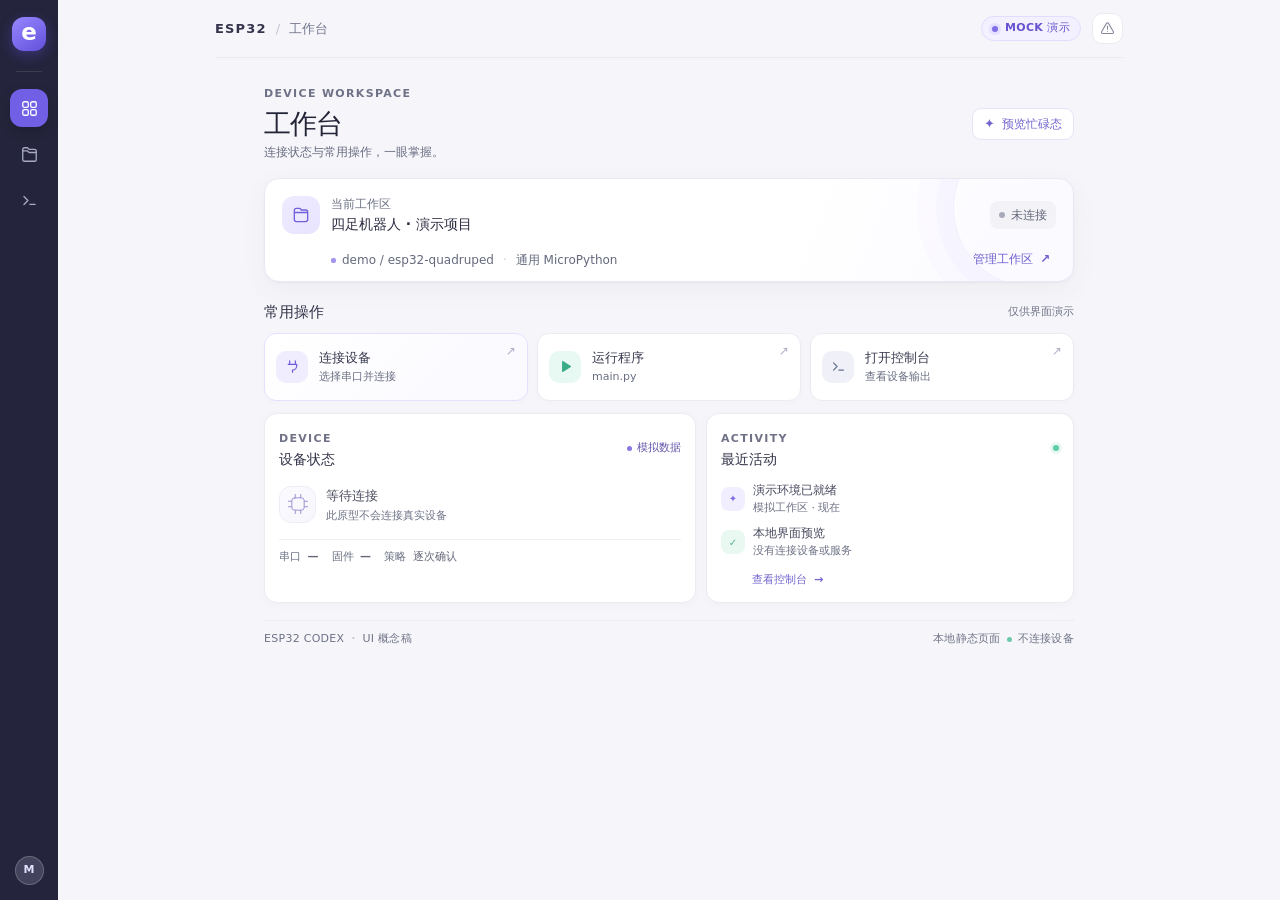
<file: web-panel/prototype/index.html>
<!doctype html>
<html lang="zh-CN">
<head>
  <meta charset="utf-8">
  <meta name="viewport" content="width=device-width, initial-scale=1">
  <meta name="color-scheme" content="light">
  <title>ESP32 工作台 · UI 视觉稿</title>
  <link rel="stylesheet" href="styles.css">
  <script src="script.js" defer></script>
</head>
<body>
  <div class="app-shell">
    <aside class="rail" aria-label="主导航">
      <a class="brand-mark" href="#overview" aria-label="ESP32 工作台首页"><span>e</span></a>
      <div class="rail-rule"></div>
      <button class="rail-link is-active" data-view="overview" aria-label="工作台" title="工作台">
        <svg viewBox="0 0 24 24" aria-hidden="true"><rect x="3.5" y="3.5" width="7" height="7" rx="2"/><rect x="13.5" y="3.5" width="7" height="7" rx="2"/><rect x="3.5" y="13.5" width="7" height="7" rx="2"/><rect x="13.5" y="13.5" width="7" height="7" rx="2"/></svg>
      </button>
      <button class="rail-link" data-view="workspace" aria-label="工作区设置" title="工作区">
        <svg viewBox="0 0 24 24" aria-hidden="true"><path d="M3.5 7.5h6l2 2h9v9a2 2 0 0 1-2 2h-13a2 2 0 0 1-2-2z"/><path d="M3.5 7.5v-2a2 2 0 0 1 2-2h4l2 2h7a2 2 0 0 1 2 2v2"/></svg>
      </button>
      <button class="rail-link" data-view="console" aria-label="控制台" title="控制台">
        <svg viewBox="0 0 24 24" aria-hidden="true"><path d="m5 7 5 5-5 5"/><path d="M12.5 17H19"/></svg>
      </button>
      <div class="rail-spacer"></div>
      <span class="rail-user" aria-label="本地演示">M</span>
    </aside>

    <div class="page">
      <header class="topbar">
        <div class="crumb"><span class="crumb-product">ESP32</span><span class="crumb-slash">/</span><span id="crumb-current">工作台</span></div>
        <div class="top-actions">
          <span class="mock-chip"><i></i> MOCK 演示</span>
          <button class="icon-button" data-demo="error" aria-label="查看错误状态" title="演示错误状态">
            <svg viewBox="0 0 24 24" aria-hidden="true"><path d="M12 8v5"/><path d="M12 16.5h.01"/><path d="M10.3 3.8 2.6 17.2A2 2 0 0 0 4.3 20h15.4a2 2 0 0 0 1.7-2.8L13.7 3.8a2 2 0 0 0-3.4 0Z"/></svg>
          </button>
        </div>
      </header>

      <main>
        <section class="view is-visible" id="overview" data-panel="overview" aria-labelledby="overview-title">
          <div class="page-heading">
            <div><p class="eyebrow">DEVICE WORKSPACE</p><h1 id="overview-title">工作台</h1><p class="heading-copy">连接状态与常用操作，一眼掌握。</p></div>
            <button class="quiet-button" data-demo="busy"><span class="sparkle">✦</span> 预览忙碌态</button>
          </div>

          <article class="workspace-card">
            <div class="workspace-card-top">
              <div class="workspace-icon"><svg viewBox="0 0 24 24" aria-hidden="true"><path d="M4 6.5A2.5 2.5 0 0 1 6.5 4h4l2 2h5A2.5 2.5 0 0 1 20 8.5v9a2.5 2.5 0 0 1-2.5 2.5h-11A2.5 2.5 0 0 1 4 17.5z"/><path d="M4.5 9h15"/></svg></div>
              <div class="workspace-title"><span class="field-label">当前工作区</span><strong>四足机器人 · 演示项目</strong></div>
              <span class="status-chip status-idle"><i></i> 未连接</span>
            </div>
            <div class="workspace-card-bottom">
              <span class="path"><span class="path-dot"></span> demo / esp32-quadruped</span>
              <span class="divider-dot">·</span><span class="board-name">通用 MicroPython</span>
              <button class="text-button" data-view="workspace">管理工作区 <span aria-hidden="true">↗</span></button>
            </div>
          </article>

          <section class="action-section" aria-labelledby="actions-title">
            <div class="section-heading"><h2 id="actions-title">常用操作</h2><span class="micro-label">仅供界面演示</span></div>
            <div class="action-grid">
              <button class="action-card action-primary" data-demo="busy">
                <span class="action-icon plug"><svg viewBox="0 0 24 24" aria-hidden="true"><path d="M8 4v5M16 4v5M6 9h12v2a6 6 0 0 1-6 6v3M12 17v3"/></svg></span>
                <span><strong>连接设备</strong><small>选择串口并连接</small></span><span class="action-arrow">↗</span>
              </button>
              <button class="action-card" data-demo="confirm" data-confirm-action="run">
                <span class="action-icon run"><svg viewBox="0 0 24 24" aria-hidden="true"><path d="m8 5 11 7-11 7z"/></svg></span>
                <span><strong>运行程序</strong><small>main.py</small></span><span class="action-arrow">↗</span>
              </button>
              <button class="action-card" data-view="console">
                <span class="action-icon terminal"><svg viewBox="0 0 24 24" aria-hidden="true"><path d="m5 7 5 5-5 5M12.5 17H19"/></svg></span>
                <span><strong>打开控制台</strong><small>查看设备输出</small></span><span class="action-arrow">↗</span>
              </button>
            </div>
          </section>

          <div class="overview-grid">
            <article class="surface device-surface">
              <div class="surface-heading"><div><span class="section-kicker">DEVICE</span><h2>设备状态</h2></div><span class="source-label"><i></i>模拟数据</span></div>
              <div class="device-empty"><div class="device-orbit"><svg viewBox="0 0 32 32" aria-hidden="true"><rect x="7" y="7" width="18" height="18" rx="4"/><path d="M12 2v5m8-5v5m-8 18v5m8-5v5M2 12h5m-5 8h5m18-8h5m-5 8h5"/></svg></div><div><strong>等待连接</strong><p>此原型不会连接真实设备</p></div></div>
              <div class="device-meta"><span>串口 <b>—</b></span><span>固件 <b>—</b></span><span>策略 <b>逐次确认</b></span></div>
            </article>
            <article class="surface activity-surface">
              <div class="surface-heading"><div><span class="section-kicker">ACTIVITY</span><h2>最近活动</h2></div><span class="live-dot"></span></div>
              <div class="activity-item"><span class="activity-mark mark-violet">✦</span><div><strong>演示环境已就绪</strong><small>模拟工作区 · 现在</small></div></div>
              <div class="activity-item"><span class="activity-mark mark-mint">✓</span><div><strong>本地界面预览</strong><small>没有连接设备或服务</small></div></div>
              <button class="subtle-link" data-view="console">查看控制台 <span>→</span></button>
            </article>
          </div>

          <div class="demo-status" id="demo-status" role="status" aria-live="polite" hidden></div>
        </section>

        <section class="view" id="workspace" data-panel="workspace" aria-labelledby="workspace-title-page" hidden>
          <div class="page-heading">
            <div><p class="eyebrow">PROJECT SETTINGS</p><h1 id="workspace-title-page">工作区与策略</h1><p class="heading-copy">查看当前项目配置与操作保护方式。</p></div>
            <span class="mock-chip"><i></i> 全部为模拟信息</span>
          </div>
          <article class="surface settings-card">
            <div class="surface-heading"><div><span class="section-kicker">PROJECT</span><h2>项目目录</h2></div><span class="setting-tag">已选择</span></div>
            <div class="fake-input"><span class="folder-small">▰</span><span>demo / esp32-quadruped</span><button data-demo="error" aria-label="演示路径错误">•••</button></div>
            <div class="setting-detail"><span>项目名称</span><strong>四足机器人 · 演示项目</strong></div>
            <div class="setting-detail"><span>设备配置</span><strong>通用 MicroPython <small>· main.py</small></strong></div>
          </article>
          <article class="surface settings-card deploy-card">
            <div class="surface-heading"><div><span class="section-kicker">DEPLOYMENT</span><h2>程序部署</h2></div><span class="setting-tag">模拟文件</span></div>
            <div class="program-file"><span class="file-icon">PY</span><div><strong>main.py</strong><small>演示工作区 · 4.2 KB</small></div><span class="file-ready">已通过示例校验</span></div>
            <div class="backup-notice"><span>✓</span><div><strong>覆盖前严格备份</strong><p>先备份并校验旧文件；备份失败时停止，不覆盖。</p></div></div>
            <div class="deploy-actions"><button class="deploy-button" data-demo="confirm" data-confirm-action="download">预览下载确认 <span>→</span></button><button class="deploy-run-button" data-demo="confirm" data-confirm-action="download-run">预览下载并运行 <span>↗</span></button></div>
            <p class="deploy-footnote">按钮只展示确认样式，不会连接或写入设备。</p>
          </article>
          <article class="surface settings-card policy-card">
            <div class="surface-heading"><div><span class="section-kicker">SAFETY</span><h2>操作策略</h2></div><span class="shield-mark">✳ 安全保护开启</span></div>
            <div class="policy-choice"><span class="radio selected"></span><div><strong>写入前确认</strong><p>默认策略 <code>confirm-write</code></p></div><span class="recommended">默认策略</span></div>
            <ul class="policy-list"><li>写入、下载、删除与 PID 修改，每次都需明确确认。</li><li>REPL 命令逐次确认；连接、运行和中断按策略执行（此策略下不额外确认）。</li></ul>
            <div class="policy-note"><span>i</span> 此页仅展示策略样式，不会修改任何配置。</div>
          </article>
          <div class="settings-footer"><span><i class="lock-mark">⌑</i> 页面数据仅用于本地演示</span><button class="quiet-button" data-demo="confirm" data-confirm-action="download">预览下载确认</button></div>
        </section>

        <section class="view" id="console" data-panel="console" aria-labelledby="console-title-page" hidden>
          <div class="page-heading">
            <div><p class="eyebrow">SERIAL CONSOLE</p><h1 id="console-title-page">控制台</h1><p class="heading-copy">查看 MicroPython 输出与交互记录。</p></div>
            <span class="status-chip status-idle"><i></i> 未连接</span>
          </div>
          <div class="console-toolbar"><div class="console-tabs"><span class="console-tab active">输出</span><span class="console-tab">REPL <em>演示</em></span></div><button class="icon-text-button" data-demo="clear">清空演示输出</button></div>
          <div class="console-window" id="console-window" aria-label="模拟控制台输出">
            <div class="console-head"><span><i></i><i></i><i></i></span><span>MOCK SESSION <b>·</b> 未连接设备</span><span class="console-copy">静态示例</span></div>
            <div class="console-lines" id="console-lines">
              <p><span class="line-no">01</span><span class="time">09:41:02</span><span class="log-info">[info]</span><span>界面演示已启动</span></p>
              <p><span class="line-no">02</span><span class="time">09:41:02</span><span class="log-muted">工作区: demo / esp32-quadruped</span></p>
              <p><span class="line-no">03</span><span class="time">09:41:02</span><span class="log-warn">[mock]</span><span>所有输出均为虚构样例</span></p>
              <p class="console-cursor"><span class="line-no">04</span><span class="cursor-block"></span></p>
            </div>
          </div>
          <div class="console-foot"><span><i class="status-ring"></i> 无活动串口连接</span><span>缓冲区 <b>0 B</b></span></div>
          <div class="console-actions"><button class="action-card compact" data-demo="busy"><span class="action-icon terminal"><svg viewBox="0 0 24 24" aria-hidden="true"><path d="m5 7 5 5-5 5M12.5 17H19"/></svg></span><span><strong>发送演示命令</strong><small>仅改变页面示例文字</small></span><span class="action-arrow">↗</span></button><button class="quiet-button" data-demo="error">预览错误状态</button></div>
        </section>

        <footer class="page-footer"><span>ESP32 CODEX <b>·</b> UI 概念稿</span><span>本地静态页面 <i></i> 不连接设备</span></footer>
      </main>
    </div>
  </div>

  <div class="modal-backdrop" id="confirm-modal" hidden>
    <section class="confirm-dialog" role="dialog" aria-modal="true" aria-labelledby="confirm-title">
      <div class="dialog-icon"><svg viewBox="0 0 24 24" aria-hidden="true"><path d="M12 3v9m0 4v.01"/><circle cx="12" cy="12" r="9"/></svg></div>
      <button class="dialog-close" data-close-modal aria-label="关闭">×</button>
      <p class="eyebrow">操作确认 · UI 演示</p><h2 id="confirm-title">运行 main.py？</h2>
      <p class="dialog-copy" id="confirm-copy">此操作会运行当前工作区的入口文件。请确认目标与影响后继续。</p>
      <div class="target-summary"><span>目标工作区</span><strong>demo / esp32-quadruped</strong><span>操作影响</span><strong id="confirm-impact">运行 main.py · 仅为模拟演示</strong></div>
      <div class="demo-disclaimer"><span>MOCK</span><span id="confirm-safety-note">这是静态界面演示，确认按钮不会发出设备命令。</span></div>
      <div class="dialog-actions"><button class="dialog-cancel" data-close-modal>取消</button><button class="dialog-confirm" data-confirm-demo>确认演示操作 <span>→</span></button></div>
    </section>
  </div>

  <div class="toast" id="toast" role="status" aria-live="polite" hidden><span class="toast-icon">✓</span><span id="toast-message">演示状态已切换</span><button data-dismiss-toast aria-label="关闭通知">×</button></div>
</body>
</html>
</file>
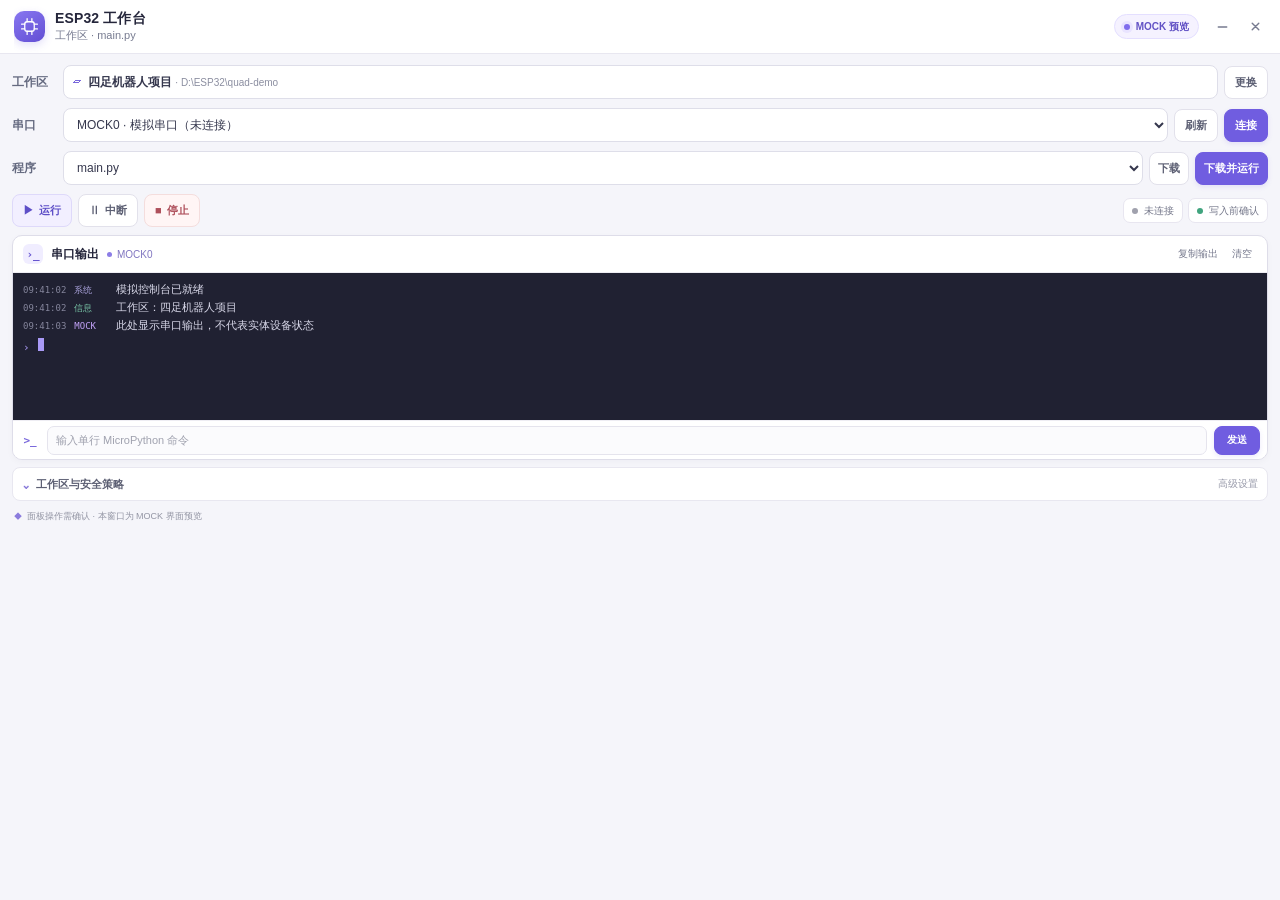
<file: web-panel/prototype/compact.html>
<!doctype html>
<html lang="zh-CN">
<head>
  <meta charset="utf-8">
  <meta name="viewport" content="width=device-width, initial-scale=1">
  <title>ESP32 Codex · 紧凑单页 MOCK 初稿</title>
  <link rel="stylesheet" href="compact.css">
</head>
<body>
  <div class="app-shell">
    <header class="app-header">
      <div class="header-drag-area pywebview-drag-region">
        <div class="brand-mark" aria-hidden="true">
          <svg viewBox="0 0 24 24"><rect x="6" y="6" width="12" height="12" rx="3"/><path d="M9 2v4m6-4v4M9 18v4m6-4v4M2 9h4m-4 6h4m12-6h4m-4 6h4"/></svg>
        </div>
        <div class="brand-copy"><strong>ESP32 工作台</strong><span id="workspace-summary">工作区 · main.py</span></div>
        <span class="mock-chip"><i></i><span id="source-label">MOCK 预览</span></span>
      </div>
      <div class="window-controls" role="group" aria-label="窗口控制">
        <button class="window-control" type="button" data-window-action="minimize" aria-label="最小化窗口" title="最小化">
          <svg viewBox="0 0 16 16" aria-hidden="true"><path d="M3.5 8.5h9"/></svg>
        </button>
        <button class="window-control window-close" type="button" data-window-action="close" aria-label="关闭窗口" title="关闭">
          <svg viewBox="0 0 16 16" aria-hidden="true"><path d="m4.5 4.5 7 7m0-7-7 7"/></svg>
        </button>
      </div>
    </header>

    <main class="workbench">
      <section class="line-row workspace-row" aria-label="当前工作区">
        <span class="row-label">工作区</span>
        <div class="field workspace-field"><span class="field-icon" aria-hidden="true">▱</span><span class="truncate" id="workspace-label">四足机器人项目 <small>· D:\ESP32\quad-demo</small></span></div>
        <button class="button button-quiet" data-action="workspace">更换</button>
      </section>

      <section class="line-row" aria-label="串口连接">
        <span class="row-label">串口</span>
        <select class="field flex-field" id="serial-select" aria-label="选择串口"><option value="MOCK0">MOCK0 · 模拟串口（未连接）</option><option value="">刷新串口列表…</option></select>
        <button class="button button-quiet" data-action="refresh">刷新</button>
        <button class="button button-primary" id="connect-button" data-action="connect">连接</button>
      </section>

      <section class="line-row program-row" aria-label="当前程序">
        <span class="row-label">程序</span>
        <select class="field flex-field" id="program-select" aria-label="选择程序"><option value="main.py">main.py</option><option value="robot.py">robot.py</option><option value="quad.py">quad.py</option></select>
        <button class="button button-quiet" data-action="download">下载</button>
        <button class="button button-primary" data-action="download-run">下载并运行</button>
      </section>

      <section class="control-row" aria-label="程序控制">
        <div class="control-buttons">
          <button class="button button-run" data-action="run"><span aria-hidden="true">▶</span> 运行</button>
          <button class="button button-quiet" data-action="interrupt"><span aria-hidden="true">Ⅱ</span> 中断</button>
          <button class="button button-stop" data-action="stop"><span aria-hidden="true">■</span> 停止</button>
        </div>
        <div class="status-chips"><span class="connection-chip" id="connection-chip"><i></i><span id="connection-label">未连接</span></span><span class="policy-chip"><i></i><span id="policy-label">写入前确认</span></span></div>
      </section>

      <section class="console" aria-label="串口控制台">
        <div class="console-heading">
          <div class="console-title"><span class="terminal-icon" aria-hidden="true">›_</span><strong>串口输出</strong><span class="console-live"><i></i><span id="console-live-label">MOCK0</span></span></div>
          <div class="console-tools"><button class="text-button" data-action="copy" aria-label="复制全部串口输出">复制输出</button><button class="text-button" data-action="clear">清空</button></div>
        </div>
        <div class="console-body" id="console-output" role="log" aria-live="polite">
          <p><span class="log-time">09:41:02</span><span class="log-tag tag-system">系统</span><span>模拟控制台已就绪</span></p>
          <p><span class="log-time">09:41:02</span><span class="log-tag tag-info">信息</span><span>工作区：四足机器人项目</span></p>
          <p><span class="log-time">09:41:03</span><span class="log-tag tag-mock">MOCK</span><span>此处显示串口输出，不代表实体设备状态</span></p>
          <p class="prompt-line"><span class="prompt-mark">›</span><span class="cursor"></span></p>
        </div>
        <form class="repl-row" id="repl-form">
          <span class="repl-prompt" aria-hidden="true">&gt;_</span>
          <input id="repl-input" type="text" autocomplete="off" placeholder="输入单行 MicroPython 命令" aria-label="输入单行 MicroPython 命令">
          <button class="button button-primary send-button" type="submit">发送</button>
        </form>
      </section>

      <details class="advanced" id="advanced-settings">
        <summary><span class="chevron" aria-hidden="true">⌄</span> 工作区与安全策略 <span class="advanced-note">高级设置</span></summary>
        <div class="advanced-content">
          <label>设备预设<select class="field" id="profile-select"><option value="generic">通用 ESP32</option><option value="hiwonder">幻尔小车</option></select></label>
          <label>操作策略<select class="field" id="policy-select"><option value="confirm-write">confirm-write · 写入确认</option><option value="confirm-all">confirm-all · 全部确认</option><option value="auto">auto · 自动</option></select></label>
          <div class="advanced-path"><span>工作区路径</span><code id="workspace-path">未选择</code><button class="text-button" id="policy-apply" data-action="policy">更新策略</button></div>
          <div class="workspace-tools">
            <div class="workspace-scan"><input class="field" id="workspace-root" type="text" autocomplete="off" placeholder="扫描目录的本机绝对路径"><button class="text-button" id="workspace-discover" data-action="discover">扫描</button></div>
            <div class="workspace-list" id="workspace-list" aria-live="polite"></div>
            <div class="workspace-claim">
              <input class="field" id="claim-path" type="text" autocomplete="off" placeholder="要认领的工作区目录">
              <input class="field" id="claim-label" type="text" maxlength="128" value="我的 ESP32 项目" aria-label="工作区名称">
              <input class="field" id="claim-entry" type="text" maxlength="240" value="/main.py" aria-label="入口文件">
              <button class="text-button" id="workspace-claim" data-action="claim">认领目录</button>
            </div>
          </div>
        </div>
      </details>

      <footer class="footer-note"><span class="footer-shield" aria-hidden="true">◆</span><span id="footer-note-text">面板操作需确认 · 本窗口为 MOCK 界面预览</span></footer>
    </main>
  </div>

  <div class="modal-backdrop" id="confirm-modal" hidden>
    <section class="confirm-dialog" role="dialog" aria-modal="true" aria-labelledby="confirm-title">
      <span class="dialog-icon" aria-hidden="true">!</span>
      <button class="dialog-close" type="button" data-close aria-label="关闭">×</button>
      <p class="dialog-eyebrow">MOCK 操作预览</p>
      <h2 id="confirm-title">确认操作？</h2>
      <p class="dialog-copy" id="confirm-copy">此窗口只预览操作确认，不连接设备或写入文件。</p>
      <div class="dialog-actions"><button class="button button-quiet" type="button" data-close>取消</button><button class="button button-primary" type="button" id="confirm-approve">确认预览</button></div>
    </section>
  </div>
  <div class="modal-backdrop agent-confirm-backdrop" id="agent-confirm-modal" hidden>
    <section class="confirm-dialog agent-confirm-dialog" role="dialog" aria-modal="true" aria-labelledby="agent-confirm-title" aria-describedby="agent-confirm-note">
      <span class="dialog-icon agent-dialog-icon" aria-hidden="true">?</span>
      <p class="dialog-eyebrow">Codex 请求 · 等待面板确认</p>
      <h2 id="agent-confirm-title">待确认操作</h2>
      <p class="agent-confirm-kind" id="agent-confirm-kind"></p>
      <dl class="agent-confirm-details">
        <div><dt>目标</dt><dd id="agent-confirm-target"></dd></div>
        <div><dt>影响</dt><dd id="agent-confirm-impact"></dd></div>
        <div><dt>工作区上下文</dt><dd id="agent-confirm-context"></dd></div>
      </dl>
      <p class="agent-confirm-expiry" id="agent-confirm-expiry"></p>
      <p class="dialog-copy" id="agent-confirm-note">批准只处理这一个待确认请求。拒绝、关闭或请求失效时，本次操作不会执行。</p>
      <div class="dialog-actions">
        <button class="button button-quiet" type="button" id="agent-confirm-reject">拒绝</button>
        <button class="button button-primary" type="button" id="agent-confirm-approve">批准本次请求</button>
      </div>
    </section>
  </div>
  <div class="toast" id="toast" role="status" aria-live="polite" hidden></div>
  <script src="compact.js"></script>
</body>
</html>
</file>
<file: web-panel/prototype/styles.css>
@charset "UTF-8";

:root {
  font-family: "Microsoft YaHei UI", "Microsoft YaHei", "PingFang SC", "Noto Sans CJK SC", system-ui, sans-serif;
  color: #202335;
  background: #f5f5f9;
  font-synthesis: none;
  text-rendering: optimizeLegibility;
  --ink: #202335;
  --muted: #85899b;
  --line: #ececf2;
  --paper: #fff;
  --violet: #6655df;
  --violet-soft: #f0edff;
  --mint: #34b89a;
  --coral: #e56e61;
  --shadow: 0 8px 26px rgb(38 34 84 / 5%), 0 1px 2px rgb(38 34 84 / 4%);
}

* { box-sizing: border-box; }
body { margin: 0; min-width: 320px; min-height: 100vh; font-size: 13px; line-height: 1.5; }
button, a { font: inherit; }
button { color: inherit; border: 0; cursor: pointer; }
button:focus-visible, a:focus-visible { outline: 3px solid rgb(102 85 223 / 35%); outline-offset: 2px; }
[hidden] { display: none !important; }

.app-shell { display: flex; min-height: 100vh; background: #f6f6fa; }
.rail { position: sticky; top: 0; display: flex; flex: 0 0 58px; height: 100vh; min-height: 560px; flex-direction: column; align-items: center; padding: 17px 0 15px; background: #24243c; color: #b9bad0; }
.brand-mark { display: grid; width: 34px; height: 34px; place-items: center; border-radius: 12px; background: linear-gradient(145deg,#9887ff,#6251db); box-shadow: 0 4px 13px rgb(100 80 222 / 38%); text-decoration: none; color: #fff; font-size: 23px; font-weight: 700; line-height: 1; }
.brand-mark span { margin-top: -3px; }
.rail-rule { width: 26px; height: 1px; margin: 20px 0 13px; background: rgb(255 255 255 / 11%); }
.rail-link { display: grid; width: 38px; height: 38px; place-items: center; margin: 4px 0; border-radius: 12px; background: transparent; color: #a9abc3; transition: background .18s,color .18s,transform .18s; }
.rail-link:hover { color: #fff; background: rgb(255 255 255 / 8%); transform: translateY(-1px); }
.rail-link.is-active { background: #7160e5; color: #fff; box-shadow: 0 5px 12px rgb(0 0 0 / 18%); }
.rail-link svg { width: 19px; height: 19px; fill: none; stroke: currentColor; stroke-width: 1.65; stroke-linecap: round; stroke-linejoin: round; }
.rail-spacer { flex: 1; }
.rail-user { display: grid; width: 29px; height: 29px; place-items: center; border: 1px solid rgb(255 255 255 / 20%); border-radius: 50%; background: #43435d; color: #e5e2ff; font-size: 11px; font-weight: 700; }
.page { width: min(100%, 980px); min-width: 0; margin: 0 auto; padding: 0 25px 16px; }
.topbar { display: flex; height: 58px; align-items: center; justify-content: space-between; border-bottom: 1px solid #eaeaf0; }
.crumb { display: flex; gap: 9px; align-items: center; color: #73778d; font-size: 12px; }
.crumb-product { color: #34334b; font-size: 12px; font-weight: 800; letter-spacing: .09em; }
.crumb-slash { color: #c4c4d1; }
.top-actions { display: flex; align-items: center; gap: 11px; }
.mock-chip { display: inline-flex; min-height: 25px; align-items: center; gap: 7px; padding: 0 10px; border: 1px solid #e2dcff; border-radius: 20px; background: #f3f0ff; color: #6752cf; font-size: 10px; font-weight: 700; letter-spacing: .03em; white-space: nowrap; }
.mock-chip i { width: 6px; height: 6px; border-radius: 50%; background: #806ee7; box-shadow: 0 0 0 3px #e5e0ff; }
.icon-button { display: grid; width: 31px; height: 31px; place-items: center; border: 1px solid #eaeaf1; border-radius: 10px; background: #fff; color: #85889b; transition: .18s; }
.icon-button:hover { border-color: #f1cbc7; background: #fff7f5; color: var(--coral); }
.icon-button svg { width: 15px; height: 15px; fill: none; stroke: currentColor; stroke-width: 1.7; stroke-linecap: round; stroke-linejoin: round; }
main { width: 100%; max-width: 810px; margin: 0 auto; }
.view { padding-top: 23px; }
@keyframes arrive { from { transform: translateY(4px); } to { transform: none; } }
.page-heading { display: flex; align-items: center; justify-content: space-between; gap: 14px; margin-bottom: 17px; }
.eyebrow,.section-kicker { margin: 0 0 4px; color: #9999ad; font-size: 9px; font-weight: 800; letter-spacing: .15em; }
h1,h2,p { margin-top: 0; }
h1 { margin-bottom: 3px; color: #232438; font-size: clamp(22px,3.5vw,27px); font-weight: 750; letter-spacing: -.04em; line-height: 1.25; }
.heading-copy { margin: 0; color: #898c9d; font-size: 11px; }
.quiet-button,.text-button,.subtle-link,.icon-text-button { display: inline-flex; align-items: center; justify-content: center; gap: 7px; background: transparent; color: #7265ce; font-size: 11px; font-weight: 650; transition: color .15s,background .15s; }
.quiet-button { min-height: 32px; padding: 0 11px; border: 1px solid #e6e2f8; border-radius: 9px; background: #fff; white-space: nowrap; }
.quiet-button:hover { border-color: #c9c0ff; background: #f8f6ff; }
.sparkle { font-size: 13px; }
.workspace-card { position: relative; overflow: hidden; padding: 16px 17px 12px; border: 1px solid #eae8f3; border-radius: 15px; background: linear-gradient(112deg,#fff 0%,#fff 64%,#faf9ff 100%); box-shadow: var(--shadow); }
.workspace-card::after { position: absolute; top: -50px; right: -38px; width: 156px; height: 156px; border: 1px solid rgb(133 115 232 / 9%); border-radius: 50%; content: ""; box-shadow: 0 0 0 17px rgb(133 115 232 / 3%),0 0 0 36px rgb(133 115 232 / 2%); pointer-events: none; }
.workspace-card-top { position: relative; z-index: 1; display: flex; align-items: center; gap: 11px; }
.workspace-icon { display: grid; width: 38px; height: 38px; flex: 0 0 38px; place-items: center; border-radius: 12px; background: linear-gradient(145deg,#eeeaff,#e8e4ff); color: #7060dc; }
.workspace-icon svg { width: 20px; height: 20px; fill: none; stroke: currentColor; stroke-width: 1.6; stroke-linecap: round; stroke-linejoin: round; }
.workspace-title { display: flex; min-width: 0; flex: 1; flex-direction: column; gap: 1px; }
.field-label { color: #9597a7; font-size: 10px; }
.workspace-title strong { overflow: hidden; color: #2c2c42; font-size: 14px; font-weight: 700; text-overflow: ellipsis; white-space: nowrap; }
.status-chip { display: inline-flex; align-items: center; gap: 6px; padding: 5px 9px; border-radius: 8px; font-size: 10px; font-weight: 650; white-space: nowrap; }
.status-idle { background: #f3f3f7; color: #858899; }
.status-idle i { width: 6px; height: 6px; border-radius: 50%; background: #a9abba; }
.status-busy { background: #fff6e7; color: #b27826; }
.status-busy i { width: 6px; height: 6px; border-radius: 50%; background: #e7a63e; animation: pulse 1s infinite ease-in-out; }
@keyframes pulse { 50% { opacity: .3; } }
.workspace-card-bottom { position: relative; z-index: 1; display: flex; min-height: 34px; align-items: end; gap: 9px; padding-left: 49px; color: #85899b; font-size: 10px; }
.path { display: inline-flex; min-width: 0; align-items: center; gap: 6px; overflow: hidden; text-overflow: ellipsis; white-space: nowrap; }
.path-dot { width: 5px; height: 5px; flex: 0 0 5px; border-radius: 2px; background: #a295ee; }
.divider-dot { color: #c9c9d4; }
.board-name { white-space: nowrap; }
.text-button { margin-left: auto; color: #6d5ed0; font-size: 10px; white-space: nowrap; }
.text-button:hover,.subtle-link:hover,.icon-text-button:hover { color: #4935ca; }
.action-section { margin-top: 19px; }
.section-heading { display: flex; align-items: center; justify-content: space-between; margin-bottom: 9px; }
.section-heading h2,.surface-heading h2 { margin: 0; color: #323349; font-size: 13px; font-weight: 720; }
.micro-label { color: #aaaaba; font-size: 9px; }
.action-grid { display: grid; grid-template-columns: repeat(3,minmax(0,1fr)); gap: 9px; }
.action-card { display: flex; min-width: 0; min-height: 61px; align-items: center; gap: 9px; padding: 10px; border: 1px solid #ebebf1; border-radius: 12px; background: #fff; box-shadow: 0 2px 5px rgb(38 34 84 / 2%); text-align: left; transition: border-color .17s,box-shadow .17s,transform .17s; }
.action-card:hover { transform: translateY(-2px); border-color: #d6d0f8; box-shadow: 0 7px 16px rgb(51 43 119 / 7%); }
.action-primary { border-color: #e6e0ff; background: linear-gradient(135deg,#fff,#faf9ff); }
.action-icon { display: grid; width: 32px; height: 32px; flex: 0 0 32px; place-items: center; border-radius: 10px; }
.action-icon svg { width: 17px; height: 17px; fill: none; stroke: currentColor; stroke-width: 1.65; stroke-linecap: round; stroke-linejoin: round; }
.action-icon.plug { background: #f0edff; color: #6c59db; }
.action-icon.run { background: #e8f8f2; color: #3aab87; }
.action-icon.run svg { fill: currentColor; stroke: currentColor; }
.action-icon.terminal { background: #f0f1f8; color: #66708d; }
.action-card > span:nth-child(2) { display: flex; min-width: 0; flex: 1; flex-direction: column; }
.action-card strong { overflow: hidden; color: #38394e; font-size: 10px; font-weight: 720; text-overflow: ellipsis; white-space: nowrap; }
.action-card small { overflow: hidden; margin-top: 2px; color: #a0a1af; font-size: 9px; text-overflow: ellipsis; white-space: nowrap; }
.action-arrow { align-self: flex-start; color: #b1aec8; font-size: 12px; line-height: 1; }
.overview-grid { display: grid; grid-template-columns: 1.08fr .92fr; gap: 10px; margin-top: 12px; }
.surface { min-width: 0; padding: 13px 14px; border: 1px solid #ebebf1; border-radius: 13px; background: #fff; box-shadow: 0 2px 8px rgb(38 34 84 / 3%); }
.surface-heading { display: flex; align-items: center; justify-content: space-between; gap: 8px; }
.surface-heading h2 { margin-top: 1px; font-size: 12px; }
.section-kicker { margin-bottom: 2px; font-size: 8px; }
.source-label { display: inline-flex; align-items: center; gap: 5px; color: #8c83c9; font-size: 9px; white-space: nowrap; }
.source-label i { width: 5px; height: 5px; border-radius: 50%; background: #8878e1; }
.device-empty { display: flex; min-height: 69px; align-items: center; gap: 10px; }
.device-orbit { display: grid; width: 37px; height: 37px; flex: 0 0 37px; place-items: center; border: 1px solid #eeedf5; border-radius: 12px; background: linear-gradient(145deg,#fbfaff,#f7f6fc); color: #9b93d2; }
.device-orbit svg { width: 22px; height: 22px; fill: none; stroke: currentColor; stroke-width: 1.4; stroke-linecap: round; stroke-linejoin: round; }
.device-empty strong { color: #4d4e61; font-size: 10px; }
.device-empty p { margin: 2px 0 0; color: #a0a1af; font-size: 9px; }
.device-meta { display: flex; flex-wrap: wrap; gap: 6px 13px; padding-top: 9px; border-top: 1px solid #f0f0f4; color: #9c9dac; font-size: 9px; }
.device-meta b { margin-left: 3px; color: #636577; font-weight: 600; }
.activity-surface .surface-heading { margin-bottom: 11px; }
.live-dot { width: 6px; height: 6px; border-radius: 50%; background: #61cbaa; box-shadow: 0 0 0 3px #e6f8f2; }
.activity-item { display: flex; align-items: center; gap: 8px; margin: 8px 0; }
.activity-mark { display: grid; width: 24px; height: 24px; flex: 0 0 24px; place-items: center; border-radius: 8px; font-size: 10px; }
.mark-violet { background: #f1efff; color: #806fe0; }
.mark-mint { background: #eaf8f2; color: #50b592; }
.activity-item div { display: flex; min-width: 0; flex-direction: column; }
.activity-item strong { overflow: hidden; color: #555669; font-size: 9px; font-weight: 650; text-overflow: ellipsis; white-space: nowrap; }
.activity-item small { margin-top: 1px; color: #a3a4b0; font-size: 8px; }
.subtle-link { margin: 3px 0 0 31px; padding: 0; font-size: 9px; }
.demo-status { display: flex; align-items: center; gap: 8px; margin-top: 10px; padding: 8px 10px; border: 1px solid #f2d7d1; border-radius: 9px; background: #fff8f6; color: #a6584d; font-size: 10px; }
.demo-status.busy { border-color: #f3e2c4; background: #fffbf2; color: #986b25; }
.demo-status.error::before { width: 7px; height: 7px; border-radius: 50%; background: #dc766c; content: ""; }
.demo-status.busy::before { width: 7px; height: 7px; border-radius: 50%; background: #e5a43a; content: ""; animation: pulse 1s infinite; }

/* Workspace/settings view */
.settings-card { padding: 16px; margin-bottom: 11px; }
.settings-card .surface-heading { margin-bottom: 13px; }
.setting-tag { padding: 4px 8px; border-radius: 7px; background: #eff9f5; color: #4c9d80; font-size: 9px; }
.fake-input { display: flex; height: 39px; align-items: center; gap: 9px; padding: 0 10px; border: 1px solid #e9e9f0; border-radius: 9px; background: #fbfbfd; color: #63667c; font-size: 11px; }
.folder-small { color: #8274db; font-size: 13px; }
.fake-input button { width: 27px; height: 27px; margin-left: auto; border-radius: 7px; background: transparent; color: #85869a; letter-spacing: 1px; }
.fake-input button:hover { background: #f1efff; color: #6554d1; }
.setting-detail { display: flex; justify-content: space-between; gap: 12px; padding: 11px 2px 0; color: #9294a3; font-size: 10px; }
.setting-detail strong { color: #4e5063; font-weight: 650; text-align: right; }
.setting-detail strong small { color: #9c9eac; font-size: 9px; font-weight: 500; }
.shield-mark { padding: 5px 8px; border-radius: 7px; background: #eff9f5; color: #45977c; font-size: 9px; white-space: nowrap; }
.policy-choice { display: flex; align-items: flex-start; gap: 10px; padding: 12px; border: 1px solid #e7e3fb; border-radius: 10px; background: linear-gradient(110deg,#fbfaff,#fff); }
.radio { position: relative; width: 15px; height: 15px; flex: 0 0 15px; margin-top: 1px; border: 1px solid #b7b5c7; border-radius: 50%; }
.radio.selected { border: 5px solid #7462df; }
.policy-choice > div { flex: 1; }
.policy-choice strong { color: #46475a; font-size: 11px; }
.policy-choice p { margin: 3px 0 0; color: #9395a4; font-size: 9px; }
.recommended { padding: 4px 7px; border-radius: 6px; background: #f0edff; color: #7566cc; font-size: 8px; white-space: nowrap; }
.policy-note { display: flex; align-items: center; gap: 7px; margin-top: 11px; color: #9798a7; font-size: 9px; }
.policy-note span { display: grid; width: 14px; height: 14px; place-items: center; border-radius: 50%; background: #f0eff6; color: #85869b; font-size: 9px; }
.settings-footer { display: flex; align-items: center; justify-content: space-between; gap: 10px; margin-top: 15px; color: #9395a4; font-size: 9px; }
.lock-mark { color: #7365ca; font-size: 12px; font-style: normal; }

/* Console view */
.console-toolbar { display: flex; height: 37px; align-items: center; justify-content: space-between; border-bottom: 1px solid #eaeaf0; }
.console-tabs { display: flex; height: 100%; align-items: center; gap: 16px; }
.console-tab { position: relative; display: inline-flex; height: 100%; align-items: center; color: #999aaa; font-size: 10px; }
.console-tab.active { color: #4e4c69; font-weight: 700; }
.console-tab.active::after { position: absolute; right: 0; bottom: -1px; left: 0; height: 2px; border-radius: 3px 3px 0 0; background: #7564de; content: ""; }
.console-tab em { margin-left: 5px; padding: 1px 4px; border-radius: 4px; background: #f0edff; color: #7768ce; font-size: 7px; font-style: normal; }
.icon-text-button { color: #9293a3; font-size: 9px; }
.console-window { overflow: hidden; min-height: 285px; margin-top: 13px; border: 1px solid #30324a; border-radius: 12px; background: #222438; box-shadow: 0 10px 24px rgb(29 28 59 / 12%); color: #d5d6e4; }
.console-head { display: flex; height: 37px; align-items: center; justify-content: space-between; padding: 0 13px; border-bottom: 1px solid rgb(255 255 255 / 7%); background: #292b41; color: #aaaec5; font-size: 9px; letter-spacing: .04em; }
.console-head > span:first-child { display: inline-flex; gap: 4px; }
.console-head i { width: 6px; height: 6px; border-radius: 50%; background: #706b8f; }
.console-head i:first-child { background: #dc847d; }
.console-head i:nth-child(2) { background: #e3b66f; }
.console-head i:nth-child(3) { background: #68bb9e; }
.console-head b { color: #716ca1; }
.console-copy { color: #83869d; font-size: 8px; letter-spacing: 0; }
.console-lines { padding: 16px 14px; font-family: ui-monospace, "Cascadia Code", Consolas, monospace; font-size: 10px; }
.console-lines p { display: flex; align-items: baseline; gap: 10px; margin: 0 0 12px; color: #c5c6d7; white-space: pre-wrap; }
.line-no { width: 12px; color: #666981; text-align: right; }
.time { color: #82869d; font-size: 9px; }
.log-info { color: #8b84df; }
.log-muted { color: #999cb2; }
.log-warn { color: #e2b56c; }
.console-cursor { align-items: center !important; }
.cursor-block { width: 6px; height: 13px; background: #a094fa; animation: blink 1.1s steps(2,start) infinite; }
@keyframes blink { to { visibility: hidden; } }
.console-foot { display: flex; justify-content: space-between; margin-top: 9px; color: #9b9cab; font-size: 9px; }
.console-foot span:first-child { display: inline-flex; align-items: center; gap: 6px; }
.status-ring { width: 6px; height: 6px; border-radius: 50%; background: #aeb0bd; }
.console-foot b { color: #67697c; font-weight: 600; }
.console-actions { display: flex; align-items: center; justify-content: space-between; gap: 10px; margin-top: 17px; }
.action-card.compact { width: min(100%,285px); min-height: 55px; }

.page-footer { display: flex; justify-content: space-between; gap: 8px; margin-top: 17px; padding-top: 10px; border-top: 1px solid #ececf1; color: #a3a4b0; font-size: 8px; letter-spacing: .025em; }
.page-footer b { padding: 0 3px; color: #c9c8d2; }
.page-footer span:last-child { display: inline-flex; align-items: center; gap: 6px; }
.page-footer i { width: 5px; height: 5px; border-radius: 50%; background: #6cc9a8; }

/* Confirmation and transient states */
.modal-backdrop { position: fixed; z-index: 5; inset: 0; display: grid; place-items: center; padding: 16px; background: rgb(29 28 48 / 42%); backdrop-filter: blur(3px); }
.confirm-dialog { position: relative; width: min(100%,390px); padding: 22px; border: 1px solid rgb(255 255 255 / 80%); border-radius: 17px; background: #fff; box-shadow: 0 22px 80px rgb(24 20 62 / 27%); animation: arrive .2s ease both; }
.dialog-icon { display: grid; width: 34px; height: 34px; margin-bottom: 14px; place-items: center; border-radius: 11px; background: #fff4e5; color: #bf883a; }
.dialog-icon svg { width: 19px; height: 19px; fill: none; stroke: currentColor; stroke-width: 1.6; stroke-linecap: round; }
.dialog-close { position: absolute; top: 13px; right: 14px; width: 28px; height: 28px; border-radius: 8px; background: transparent; color: #9a9baa; font-size: 19px; }
.dialog-close:hover { background: #f5f4f8; }
.confirm-dialog h2 { margin: 4px 0 7px; color: #2e2e42; font-size: 18px; letter-spacing: -.03em; }
.dialog-copy { margin-bottom: 14px; color: #858797; font-size: 10px; line-height: 1.8; }
.target-summary { display: grid; grid-template-columns: 88px minmax(0,1fr); gap: 8px 10px; padding: 12px; border: 1px solid #efedf5; border-radius: 10px; background: #fbfaff; font-size: 9px; }
.target-summary span { color: #999aaa; }
.target-summary strong { overflow-wrap: anywhere; color: #525367; font-size: 9px; font-weight: 650; }
.demo-disclaimer { display: flex; align-items: center; gap: 7px; margin-top: 12px; padding: 8px; border-radius: 8px; background: #f4f1ff; color: #766db0; font-size: 8px; }
.demo-disclaimer span { font-size: 8px; font-weight: 800; letter-spacing: .06em; }
.dialog-actions { display: flex; justify-content: flex-end; gap: 8px; margin-top: 17px; }
.dialog-cancel,.dialog-confirm { min-height: 34px; padding: 0 12px; border-radius: 8px; font-size: 10px; font-weight: 650; }
.dialog-cancel { border: 1px solid #e8e8ef; background: #fff; color: #727486; }
.dialog-cancel:hover { background: #f8f8fa; }
.dialog-confirm { background: #6857d8; color: #fff; box-shadow: 0 4px 9px rgb(104 87 216 / 20%); }
.dialog-confirm:hover { background: #5846cb; }
.dialog-confirm span { margin-left: 6px; }
.toast { position: fixed; z-index: 6; right: 18px; bottom: 17px; display: flex; max-width: calc(100vw - 36px); align-items: center; gap: 9px; padding: 9px 10px; border: 1px solid #e9e6f5; border-radius: 10px; background: #fff; box-shadow: 0 8px 24px rgb(32 30 67 / 14%); color: #656679; font-size: 10px; animation: arrive .2s ease both; }
.toast-icon { display: grid; width: 18px; height: 18px; place-items: center; border-radius: 6px; background: #eaf8f2; color: #39a37e; font-size: 11px; }
.toast.error .toast-icon { background: #fff0ed; color: #d16c60; }
.toast button { width: 20px; height: 20px; margin-left: 6px; border-radius: 6px; background: transparent; color: #a1a2ae; font-size: 15px; }

@media (min-width: 900px) {
  .page { padding-right: 36px; padding-left: 36px; }
  .view { padding-top: 29px; }
}
@media (max-width: 620px) {
  .rail { flex-basis: 48px; padding-top: 12px; }
  .brand-mark { width: 31px; height: 31px; }
  .rail-link { width: 35px; height: 35px; }
  .page { padding-right: 14px; padding-left: 14px; }
  .topbar { height: 51px; }
  .view { padding-top: 17px; }
  .page-heading { align-items: flex-start; margin-bottom: 13px; }
  .page-heading > .mock-chip { margin-top: 3px; }
  .quiet-button { min-height: 29px; padding: 0 8px; font-size: 9px; }
  .workspace-card { padding: 12px 11px 10px; }
  .workspace-card-bottom { min-height: 31px; gap: 6px; padding-left: 0; font-size: 9px; }
  .workspace-card-bottom .text-button { font-size: 9px; }
  .action-grid { gap: 6px; }
  .action-card { min-height: 58px; gap: 6px; padding: 7px; }
  .action-icon { width: 28px; height: 28px; flex-basis: 28px; border-radius: 9px; }
  .action-icon svg { width: 15px; height: 15px; }
  .action-card strong { font-size: 9px; }
  .action-card small { font-size: 8px; }
  .overview-grid { gap: 7px; }
  .surface { padding: 10px; }
  .device-meta { gap: 5px 8px; font-size: 8px; }
  .activity-item { gap: 6px; }
  .activity-item strong { font-size: 8px; }
  .page-footer { font-size: 7px; }
}
@media (max-width: 440px) {
  .rail { flex-basis: 43px; }
  .page { padding-right: 10px; padding-left: 10px; }
  .mock-chip { padding: 0 7px; font-size: 9px; }
  .top-actions { gap: 6px; }
  .overview-grid { grid-template-columns: 1fr; }
  .action-grid { grid-template-columns: 1fr; }
  .action-card { min-height: 53px; padding: 8px 10px; }
  .action-card strong { font-size: 10px; }
  .action-card small { font-size: 9px; }
  .workspace-card-bottom { flex-wrap: wrap; }
  .workspace-card-bottom .text-button { margin-left: 0; }
  .page-footer { flex-direction: column; }
  .settings-footer { align-items: flex-start; flex-direction: column; }
}
/* Readability pass for the 700 px preview and browser zoom. */
body { font-size: 14px; }
.crumb,.crumb-product { font-size: 13px; }
.mock-chip { font-size: 11px; }
.view { padding-top: 28px; animation: none; }
.eyebrow,.section-kicker { color: #6f7187; font-size: 11px; letter-spacing: .12em; }
.heading-copy { color: #686c80; font-size: 12px; }
.quiet-button,.text-button,.subtle-link,.icon-text-button { font-size: 12px; }
.field-label { color: #6d7184; font-size: 12px; }
.status-chip { font-size: 12px; }
.status-idle { color: #626679; }
.workspace-card-bottom { color: #64697c; font-size: 12px; }
.text-button { font-size: 12px; }
.section-heading h2,.surface-heading h2 { font-size: 15px; }
.micro-label { color: #6f7387; font-size: 11px; }
.action-card { min-height: 68px; gap: 11px; padding: 11px; }
.action-card strong { font-size: 13px; }
.action-card small { color: #686d80; font-size: 11px; }
.surface-heading h2 { font-size: 14px; }
.source-label { color: #6458aa; font-size: 11px; }
.device-empty strong { font-size: 13px; }
.device-empty p { color: #6e7386; font-size: 11px; }
.device-meta { color: #696e81; font-size: 11px; }
.activity-item strong { color: #45475c; font-size: 12px; }
.activity-item small { color: #6d7184; font-size: 11px; }
.subtle-link { font-size: 11px; }
.demo-status,.demo-status.busy { font-size: 12px; }
.setting-tag,.shield-mark { font-size: 11px; }
.fake-input { color: #4e5268; font-size: 13px; }
.setting-detail { color: #686d80; font-size: 12px; }
.setting-detail strong small { color: #686d80; font-size: 11px; }
.policy-choice strong { font-size: 13px; }
.policy-choice p { color: #686d80; font-size: 11px; }
.recommended { font-size: 11px; }
.policy-note,.settings-footer { color: #686d80; font-size: 11px; }
.policy-note span { font-size: 11px; }
.console-tab { color: #696d82; font-size: 12px; }
.console-tab em { font-size: 11px; }
.icon-text-button { color: #686d80; font-size: 11px; }
.console-head { color: #d0d1df; font-size: 11px; }
.console-copy { color: #c0c2d2; font-size: 11px; }
.console-lines { font-size: 12px; }
.line-no,.time { color: #b0b3c9; font-size: 11px; }
.log-muted { color: #d0d2e1; }
.console-foot { color: #b8bacb; font-size: 11px; }
.console-foot b { color: #e0e1eb; }
.page-footer { color: #6e7286; font-size: 11px; }
.dialog-copy { color: #666b7f; font-size: 12px; }
.target-summary { font-size: 11px; }
.target-summary span { color: #686d80; }
.target-summary strong { color: #43465c; font-size: 11px; }
.demo-disclaimer { color: #51477f; font-size: 11px; }
.demo-disclaimer span { font-size: 11px; }
.dialog-cancel,.dialog-confirm { font-size: 12px; }
.toast { font-size: 12px; }
.program-file { display: flex; min-width: 0; align-items: center; gap: 10px; padding: 11px; border: 1px solid #ecebf3; border-radius: 10px; background: #fcfcfe; }
.file-icon { display: grid; width: 34px; height: 34px; flex: 0 0 34px; place-items: center; border-radius: 10px; background: #f0edff; color: #6d5bd1; font-size: 11px; font-weight: 800; letter-spacing: .04em; }
.program-file > div { display: flex; min-width: 0; flex: 1; flex-direction: column; }
.program-file strong { color: #3f4157; font-size: 13px; }
.program-file small { margin-top: 2px; color: #686d80; font-size: 11px; }
.file-ready { color: #4a8b73; font-size: 11px; white-space: nowrap; }
.backup-notice { display: flex; align-items: flex-start; gap: 9px; margin-top: 10px; padding: 10px; border: 1px solid #f1e3c8; border-radius: 9px; background: #fffaf1; }
.backup-notice > span { display: grid; width: 18px; height: 18px; flex: 0 0 18px; place-items: center; border-radius: 6px; background: #f7edda; color: #a97830; font-size: 11px; font-weight: 800; }
.backup-notice strong { color: #71562c; font-size: 12px; }
.backup-notice p { margin: 2px 0 0; color: #75684f; font-size: 11px; }
.deploy-actions { display: flex; flex-wrap: wrap; gap: 8px; margin-top: 11px; }
.deploy-button,.deploy-run-button { min-height: 35px; padding: 0 12px; border-radius: 8px; font-size: 12px; font-weight: 650; }
.deploy-button { background: #6857d8; color: #fff; box-shadow: 0 3px 8px rgb(104 87 216 / 16%); }
.deploy-button:hover { background: #5846cb; }
.deploy-run-button { border: 1px solid #e7e5ef; background: #fff; color: #57596c; }
.deploy-run-button:hover { border-color: #d3cef0; background: #faf9ff; }
.deploy-button span,.deploy-run-button span { margin-left: 5px; }
.deploy-footnote { margin: 8px 0 0; color: #686d80; font-size: 11px; }
.policy-choice code { color: #575270; font: 11px ui-monospace, "Cascadia Code", Consolas, monospace; }
.policy-list { display: grid; gap: 7px; margin: 11px 0 0; padding-left: 19px; color: #55596e; font-size: 11px; line-height: 1.55; }
.policy-list li::marker { color: #7666d5; }
.policy-note { margin-top: 9px; }

@media (max-width: 620px) {
  .action-grid { grid-template-columns: repeat(2,minmax(0,1fr)); }
  .action-grid > :last-child { grid-column: 1 / -1; }
  .quiet-button { font-size: 11px; }
  .workspace-card-bottom { font-size: 11px; }
  .workspace-card-bottom .text-button { font-size: 11px; }
  .action-card strong { font-size: 12px; }
  .action-card small { font-size: 11px; }
  .device-meta { font-size: 11px; }
  .activity-item strong { font-size: 11px; }
  .page-footer { font-size: 11px; }
  .program-file { flex-wrap: wrap; }
  .file-ready { margin-left: 44px; }
  .deploy-actions { display: grid; grid-template-columns: 1fr; }
  .deploy-button,.deploy-run-button { width: 100%; }
}
@media (max-width: 440px) {
  .mock-chip { font-size: 11px; }
  .action-card strong { font-size: 13px; }
  .action-card small { font-size: 11px; }
}


@media (prefers-reduced-motion: reduce) {
  *,*::before,*::after { scroll-behavior: auto !important; animation-duration: .01ms !important; animation-iteration-count: 1 !important; transition-duration: .01ms !important; }
}
</file>
<file: web-panel/prototype/compact.css>
:root {
  color-scheme: light;
  --ink: #25263b;
  --muted: #777b90;
  --line: #e8e7f0;
  --paper: #fff;
  --canvas: #f5f5fa;
  --purple: #705de0;
  --purple-dark: #5d4bc8;
  --purple-soft: #f0edff;
  --green: #238c6c;
  --red: #bf5b66;
  font-family: "Microsoft YaHei UI", "Segoe UI", sans-serif;
}

* { box-sizing: border-box; }
body { margin: 0; color: var(--ink); background: var(--canvas); font-size: 13px; }
button, input, select { font: inherit; }
button, select { -webkit-tap-highlight-color: transparent; }
button { cursor: pointer; }
button:disabled, input:disabled, select:disabled { opacity: .48; cursor: not-allowed; }
button:disabled { box-shadow: none; }
button:focus-visible, input:focus-visible, select:focus-visible, summary:focus-visible { outline: 2px solid #998cf0; outline-offset: 2px; }
.app-shell { width: 100%; height: 100vh; min-height: 0; display: flex; flex-direction: column; overflow: hidden; }
.app-header { height: 54px; flex: 0 0 54px; display: flex; align-items: center; gap: 8px; padding: 0 10px 0 14px; background: var(--paper); border-bottom: 1px solid var(--line); }
.header-drag-area { min-width: 0; height: 100%; flex: 1; display: flex; align-items: center; gap: 10px; overflow: hidden; cursor: move; }
.brand-mark { width: 31px; height: 31px; flex: 0 0 31px; display: grid; place-items: center; border-radius: 10px; color: white; background: linear-gradient(145deg,#8877f0,#624ed4); box-shadow: 0 3px 8px #705de033; }
.brand-mark svg { width: 19px; fill: none; stroke: currentColor; stroke-width: 1.6; stroke-linecap: round; stroke-linejoin: round; }
.brand-copy { min-width: 0; display: flex; flex: 1; flex-direction: column; gap: 2px; }
.brand-copy strong { font-size: 14px; line-height: 1.15; font-weight: 700; letter-spacing: .01em; }
.brand-copy span { color: var(--muted); font-size: 11px; white-space: nowrap; overflow: hidden; text-overflow: ellipsis; }
.mock-chip { height: 25px; flex: 0 0 auto; display: inline-flex; align-items: center; gap: 6px; padding: 0 9px; border: 1px solid #e4dfff; border-radius: 999px; color: #6252c5; background: #f5f2ff; font-size: 10px; font-weight: 700; white-space: nowrap; }
.mock-chip i { width: 6px; height: 6px; border-radius: 50%; background: #806ded; box-shadow: 0 0 0 3px #e9e4ff; }
.window-controls { flex: 0 0 auto; display: flex; align-items: center; gap: 3px; }
.window-control { width: 30px; height: 30px; display: grid; place-items: center; padding: 0; border: 1px solid transparent; border-radius: 9px; color: #777b90; background: transparent; transition: color .15s, background .15s, border-color .15s; }
.window-control svg { width: 15px; height: 15px; fill: none; stroke: currentColor; stroke-width: 1.5; stroke-linecap: round; }
.window-control:hover { color: var(--purple-dark); border-color: #eeebfb; background: #f5f3ff; }
.window-close:hover { color: #b54c5a; border-color: #f6dddd; background: #fff1f2; }
.window-control:active { transform: scale(.94); }
.workbench { min-height: 0; flex: 1; display: flex; flex-direction: column; gap: 7px; padding: 10px 12px 8px; overflow: auto; scrollbar-color: #d5d2e4 transparent; scrollbar-width: thin; }
.line-row { min-height: 36px; display: flex; align-items: center; gap: 6px; }
.row-label { width: 45px; flex: 0 0 45px; color: #656a80; font-size: 12px; font-weight: 600; }
.field { min-width: 0; height: 34px; padding: 0 9px; border: 1px solid #dedee9; border-radius: 8px; background: #fff; color: #35374d; font-size: 12px; }
select.field { padding-right: 23px; }
.flex-field { min-width: 0; flex: 1; }
.workspace-field { flex: 1; display: flex; align-items: center; gap: 7px; overflow: hidden; }
.field-icon { color: #7968dc; font-size: 16px; line-height: 1; }
.truncate { min-width: 0; overflow: hidden; text-overflow: ellipsis; white-space: nowrap; font-weight: 600; }
.truncate small { color: #8b8ea0; font-size: 10px; font-weight: 400; }
.button { min-height: 33px; display: inline-flex; align-items: center; justify-content: center; gap: 5px; padding: 0 10px; border: 1px solid transparent; border-radius: 8px; font-size: 11px; line-height: 1; font-weight: 650; white-space: nowrap; transition: background .15s, border-color .15s, transform .15s; }
.button:active { transform: translateY(1px); }
.button-quiet { border-color: #e2e1eb; color: #5c5f73; background: #fff; }
.button-quiet:hover { border-color: #cec9ed; background: #faf9ff; }
.button-primary { border-color: var(--purple); color: white; background: var(--purple); box-shadow: 0 2px 5px #705de022; }
.button-primary:hover { border-color: var(--purple-dark); background: var(--purple-dark); }
.program-row .field { flex: 1; }
.program-row .button { padding: 0 8px; }
.control-row { min-height: 35px; display: flex; align-items: center; justify-content: space-between; gap: 8px; }
.control-buttons { display: flex; align-items: center; gap: 6px; }
.status-chips { display: flex; align-items: center; gap: 5px; }
.connection-chip { min-height: 25px; display: inline-flex; align-items: center; gap: 6px; padding: 0 8px; border: 1px solid #e8e6f0; border-radius: 7px; color: #74778a; background: #fff; font-size: 10px; white-space: nowrap; }
.connection-chip i { width: 6px; height: 6px; border-radius: 50%; background: #a0a1ad; }
.connection-chip.is-connected { border-color: #dcefe6; color: #36765e; background: #f7fcf9; }
.connection-chip.is-connected i { background: #40a47e; }
.button-run { border-color: #ded9fa; color: #5e4fc7; background: #f2efff; }
.button-run:hover { background: #e9e4ff; }
.button-stop { border-color: #f4dddd; color: #ae4f5b; background: #fff5f5; }
.button-stop:hover { background: #ffeded; }
.policy-chip { min-height: 25px; display: inline-flex; align-items: center; gap: 6px; padding: 0 8px; border: 1px solid #e8e6f0; border-radius: 7px; color: #74778a; background: #fff; font-size: 10px; white-space: nowrap; }
.policy-chip i { width: 6px; height: 6px; border-radius: 50%; background: #40a47e; }
.console { min-height: 175px; max-height: 225px; flex: 1 1 190px; display: flex; flex-direction: column; overflow: hidden; border: 1px solid #dedde9; border-radius: 10px; background: var(--paper); box-shadow: 0 2px 7px #26244208; }
.console-heading { min-height: 37px; flex: 0 0 37px; display: flex; align-items: center; justify-content: space-between; padding: 0 10px; border-bottom: 1px solid #eeedf3; }
.console-title { display: flex; align-items: center; gap: 8px; }
.terminal-icon { width: 20px; height: 20px; display: grid; place-items: center; border-radius: 6px; color: #6655cf; background: #f0edff; font-family: Consolas, monospace; font-size: 11px; font-weight: 700; }
.console-title strong { font-size: 12px; }
.console-live { display: inline-flex; align-items: center; gap: 5px; color: #8176c1; font-size: 10px; }
.console-live i { width: 5px; height: 5px; border-radius: 50%; background: #8c7de6; }
.console-tools { display: flex; align-items: center; gap: 4px; }
.text-button { padding: 4px 5px; border: 0; border-radius: 5px; color: #777a8e; background: transparent; font-size: 10px; }
.text-button:hover { color: var(--purple-dark); background: #f5f3ff; }
.console-body { min-height: 0; flex: 1 1 auto; overflow: auto; padding: 8px 10px; color: #d8d8e9; background: #202132; font: 11px/1.55 Consolas, "Microsoft YaHei UI", monospace; cursor: text; user-select: text; -webkit-user-select: text; }
.console-body.has-live-output { white-space: pre-wrap; overflow-wrap: anywhere; }
.console-body ::selection { color: #fff; background: #7564dc; }
.console-body p { display: flex; align-items: baseline; gap: 8px; margin: 0; min-height: 18px; overflow-wrap: anywhere; }
.log-time { flex: 0 0 auto; color: #85869c; font-size: 9px; }
.log-tag { flex: 0 0 34px; font-size: 9px; }
.tag-system { color: #a9a2db; }
.tag-info { color: #79c6a8; }
.tag-mock { color: #c4a4fa; }
.prompt-line { margin-top: 3px !important; }
.prompt-mark { color: #a99af6; }
.cursor { width: 6px; height: 13px; display: inline-block; vertical-align: -2px; background: #a99af6; animation: blink 1.15s steps(2,start) infinite; }
@keyframes blink { to { visibility: hidden; } }
.repl-row { min-height: 39px; flex: 0 0 39px; display: flex; align-items: center; gap: 7px; padding: 4px 7px; border-top: 1px solid #eeedf3; background: #fff; }
.repl-prompt { width: 20px; flex: 0 0 20px; color: #7a69dc; font: 700 11px Consolas,monospace; text-align: center; }
.repl-row input { min-width: 0; height: 29px; flex: 1; padding: 0 8px; border: 1px solid #e5e4ed; border-radius: 7px; color: #3b3c50; background: #fbfbfd; font-size: 11px; }
.repl-row input::placeholder { color: #a0a2af; }
.send-button { min-height: 29px; padding: 0 12px; font-size: 10px; }
.advanced { flex: 0 0 auto; border: 1px solid #e8e7f0; border-radius: 8px; background: #fff; }
.advanced summary { min-height: 32px; display: flex; align-items: center; gap: 7px; padding: 0 9px; color: #5c5f73; cursor: pointer; list-style: none; font-size: 11px; font-weight: 600; }
.advanced summary::-webkit-details-marker { display: none; }
.chevron { display: inline-block; color: #8475d8; font-size: 14px; transition: transform .15s; }
.advanced[open] .chevron { transform: rotate(180deg); }
.advanced-note { margin-left: auto; color: #989aaa; font-size: 10px; font-weight: 400; }
.advanced-content { display: grid; grid-template-columns: 1fr 1fr; gap: 8px; padding: 0 9px 9px; border-top: 1px solid #f0eff4; }
.advanced-content label { display: flex; flex-direction: column; gap: 4px; padding-top: 7px; color: #74778a; font-size: 10px; }
.advanced-content .field { width: 100%; height: 30px; font-size: 10px; }
.advanced-path { grid-column: 1 / -1; display: flex; align-items: center; gap: 7px; min-width: 0; color: #85889a; font-size: 10px; }
.advanced-path code { min-width: 0; flex: 1; overflow: hidden; color: #5e6075; text-overflow: ellipsis; white-space: nowrap; font-size: 10px; }
.workspace-tools { grid-column: 1 / -1; display: grid; gap: 6px; padding-top: 2px; }
.workspace-scan { display: flex; min-width: 0; gap: 5px; }
.workspace-scan .field { min-width: 0; flex: 1; }
.workspace-list { display: grid; gap: 4px; }
.workspace-candidate { display: flex; align-items: center; justify-content: space-between; gap: 5px; min-width: 0; padding: 5px 7px; border: 1px solid #eeedf3; border-radius: 7px; color: #686b7f; font-size: 10px; }
.workspace-candidate span { min-width: 0; overflow: hidden; text-overflow: ellipsis; white-space: nowrap; }
.workspace-claim { display: grid; grid-template-columns: 1fr 1fr; gap: 5px; }
.workspace-claim .field { width: 100%; height: 28px; font-size: 10px; }
.workspace-claim #claim-path { grid-column: 1 / -1; }
.workspace-tools button:disabled { opacity: .55; cursor: wait; }
.footer-note { min-height: 16px; flex: 0 0 16px; display: flex; align-items: center; gap: 5px; padding: 0 2px; color: #9294a3; font-size: 9px; }
.footer-note .status-error { color: #a34138; }
.footer-shield { color: #8b7cdd; font-size: 8px; }
.modal-backdrop { position: fixed; z-index: 5; inset: 0; display: grid; place-items: center; padding: 16px; background: #20203566; backdrop-filter: blur(3px); }
.modal-backdrop[hidden] { display: none; }
.confirm-dialog { position: relative; width: min(100%,340px); padding: 22px; border: 1px solid #eeedf4; border-radius: 13px; background: #fff; box-shadow: 0 18px 50px #16152e30; }
.dialog-icon { width: 30px; height: 30px; display: grid; place-items: center; border-radius: 9px; color: #705de0; background: #f0edff; font-weight: 800; }
.dialog-close { position: absolute; top: 13px; right: 13px; width: 26px; height: 26px; border: 0; border-radius: 7px; color: #8b8d9b; background: transparent; font-size: 18px; }
.dialog-close:hover { background: #f4f3f8; }
.dialog-eyebrow { margin: 14px 0 4px; color: #8172d6; font-size: 10px; font-weight: 700; }
.confirm-dialog h2 { margin: 0 0 7px; color: #2e3043; font-size: 17px; }
.dialog-copy { margin: 0; color: #74778a; font-size: 11px; line-height: 1.65; }
.dialog-copy { white-space: pre-line; }
.dialog-actions { display: flex; justify-content: flex-end; gap: 7px; margin-top: 19px; }
.agent-confirm-backdrop { z-index: 7; }
.agent-confirm-dialog { width: min(100%, 390px); max-height: min(90vh, 620px); overflow: auto; }
.agent-dialog-icon { color: #8a5a18; background: #fff2d9; }
.agent-confirm-dialog .dialog-eyebrow { color: #835a20; }
.agent-confirm-kind { margin: 0 0 10px; color: #696b7f; font-size: 10px; font-weight: 650; }
.agent-confirm-details { display: grid; gap: 9px; margin: 12px 0; }
.agent-confirm-details div { min-width: 0; padding: 8px 9px; border: 1px solid #eeedf3; border-radius: 8px; background: #fbfbfd; }
.agent-confirm-details dt { margin-bottom: 3px; color: #777a8e; font-size: 10px; font-weight: 700; }
.agent-confirm-details dd { margin: 0; color: #393b50; font-size: 11px; line-height: 1.55; overflow-wrap: anywhere; white-space: pre-wrap; user-select: text; }
.agent-confirm-expiry { margin: 8px 0; color: #8a5a18; font-size: 10px; font-weight: 650; }
.agent-confirm-dialog #agent-confirm-note { padding-top: 8px; border-top: 1px solid #eeedf3; }
.agent-confirm-dialog .dialog-actions { margin-top: 14px; }
.agent-confirm-dialog #agent-confirm-reject { min-width: 80px; }
.agent-confirm-dialog #agent-confirm-approve { min-width: 130px; }
.toast { position: fixed; z-index: 8; right: 12px; bottom: 12px; max-width: calc(100% - 24px); padding: 9px 12px; border: 1px solid #e8e5f3; border-radius: 8px; color: #5c587c; background: #fff; box-shadow: 0 7px 20px #24213c1c; font-size: 11px; }
.toast.toast-error { border-color: #f0d3d1; color: #9c3d38; background: #fffafa; }
.toast[hidden] { display: none; }

@media (max-height: 680px) {
  .workbench { gap: 5px; padding-top: 7px; padding-bottom: 6px; }
  .app-header { height: 48px; flex-basis: 48px; }
  .line-row { min-height: 32px; }
  .field { height: 31px; }
  .button { min-height: 30px; }
  .console { min-height: 150px; max-height: 190px; flex-basis: 165px; }
  .console-body { padding-top: 5px; padding-bottom: 5px; }
  .repl-row { min-height: 35px; flex-basis: 35px; }
  .repl-row input { height: 26px; }
}
@media (max-width: 480px) {
  .app-header { gap: 6px; padding-right: 8px; padding-left: 10px; }
  .header-drag-area { gap: 8px; }
  .window-controls { gap: 1px; }
  .window-control { width: 28px; height: 28px; }
  .workbench { padding-right: 8px; padding-left: 8px; }
  .row-label { width: 40px; flex-basis: 40px; }
  .program-row .button { padding-right: 6px; padding-left: 6px; font-size: 10px; }
  .policy-chip { padding-right: 6px; padding-left: 6px; font-size: 9px; }
  .connection-chip { padding-right: 6px; padding-left: 6px; font-size: 9px; }
}
</file>
